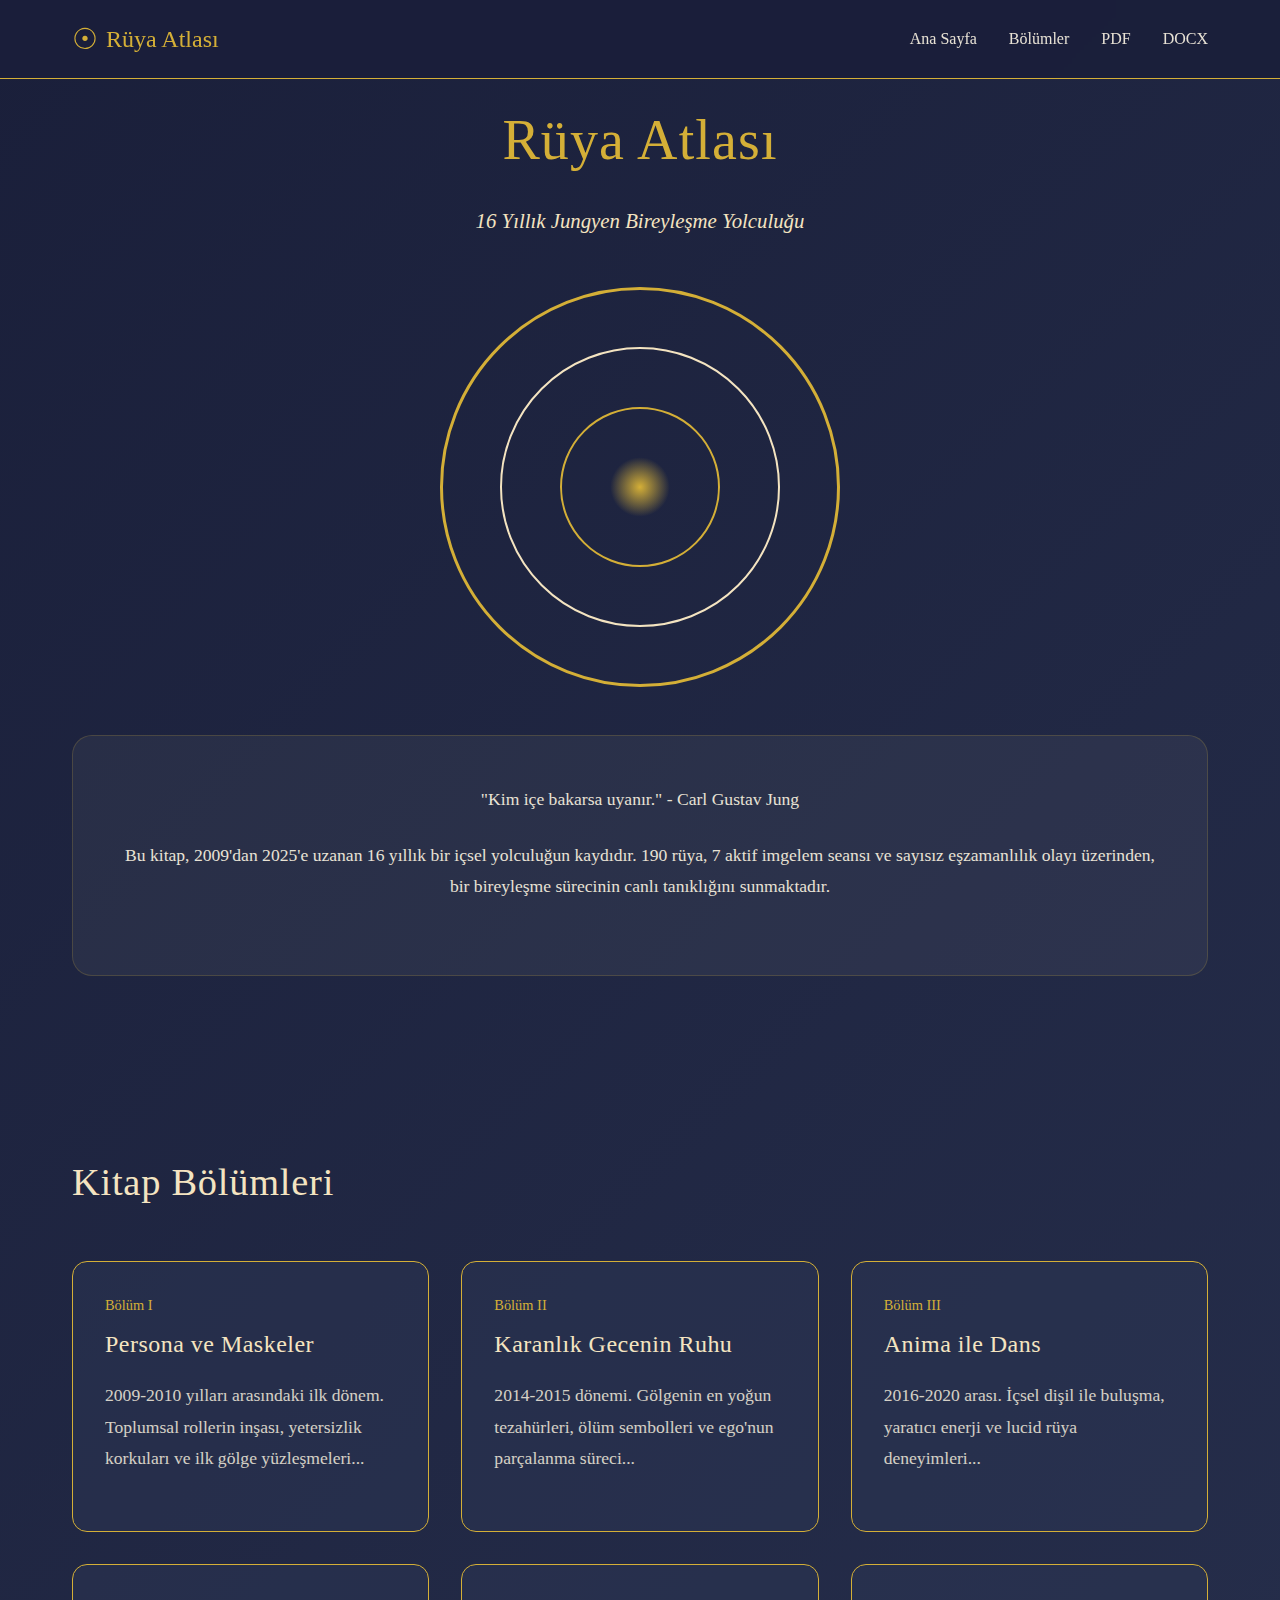
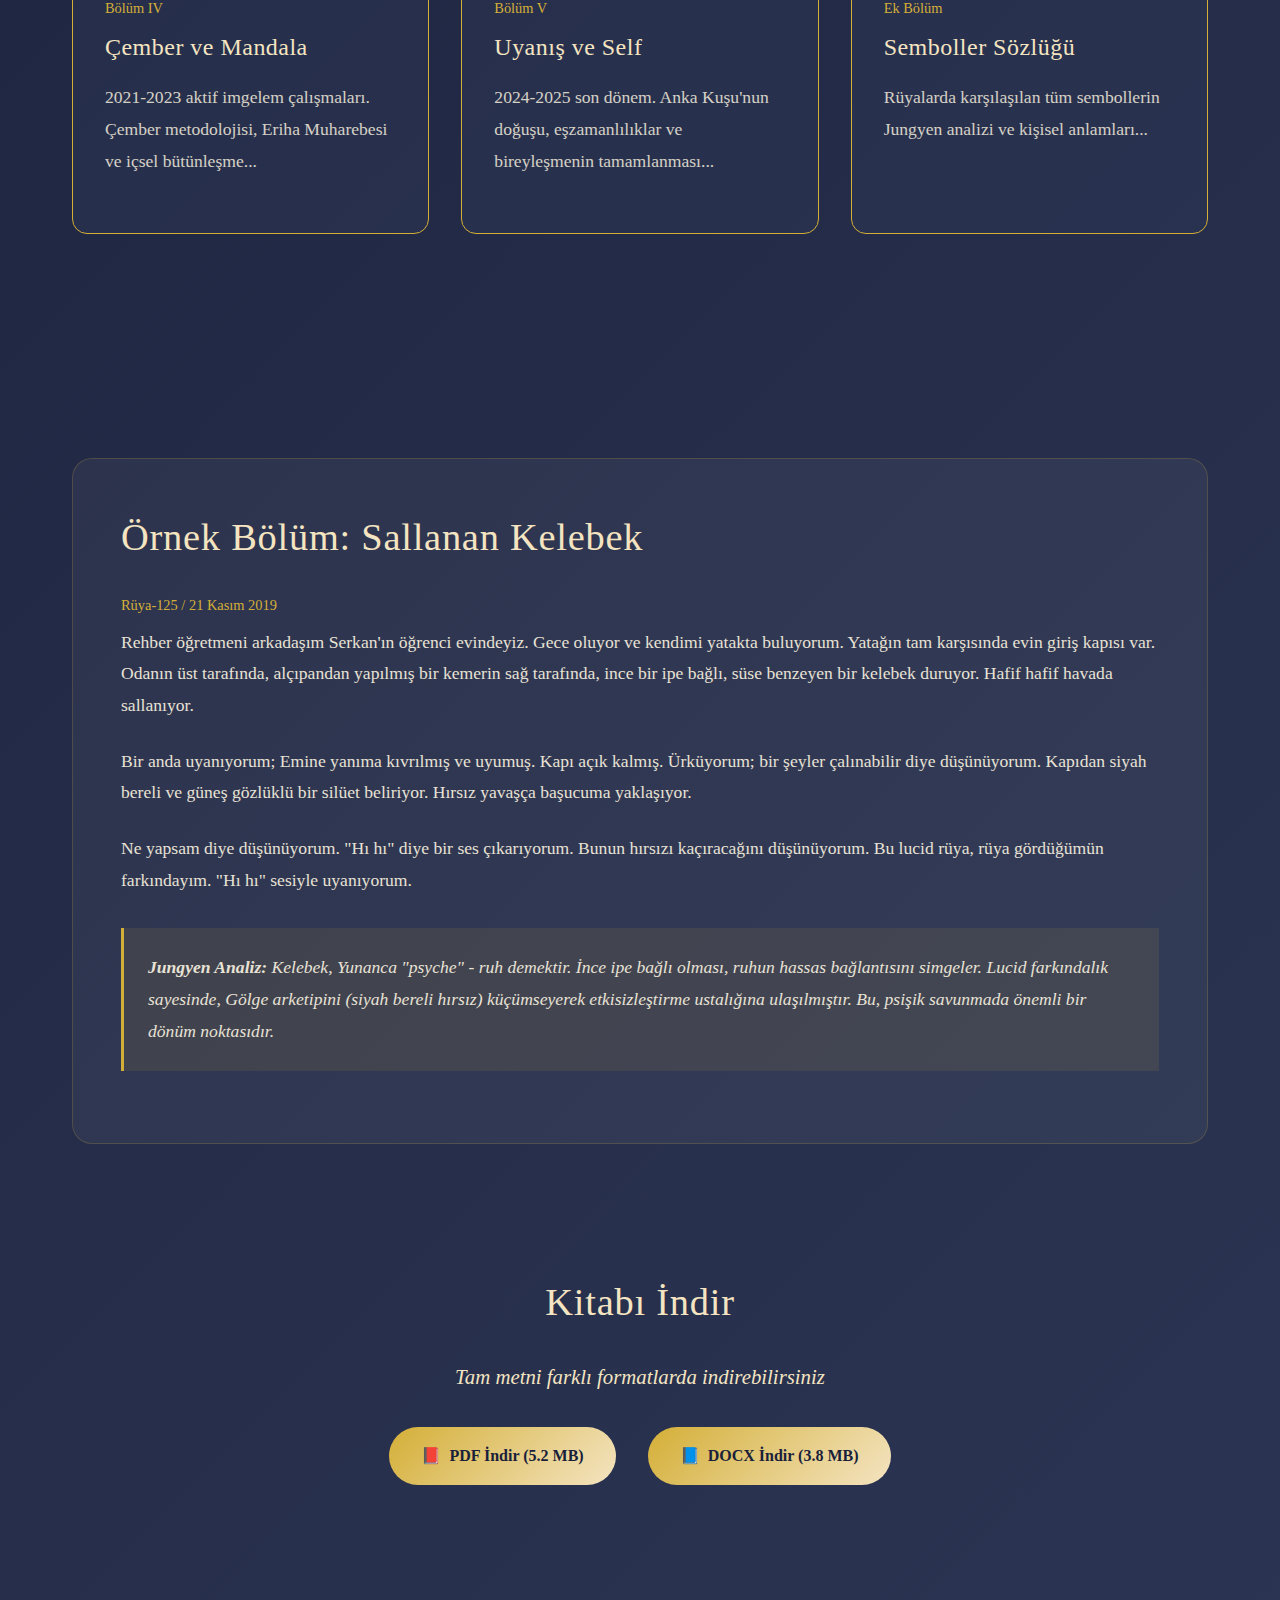
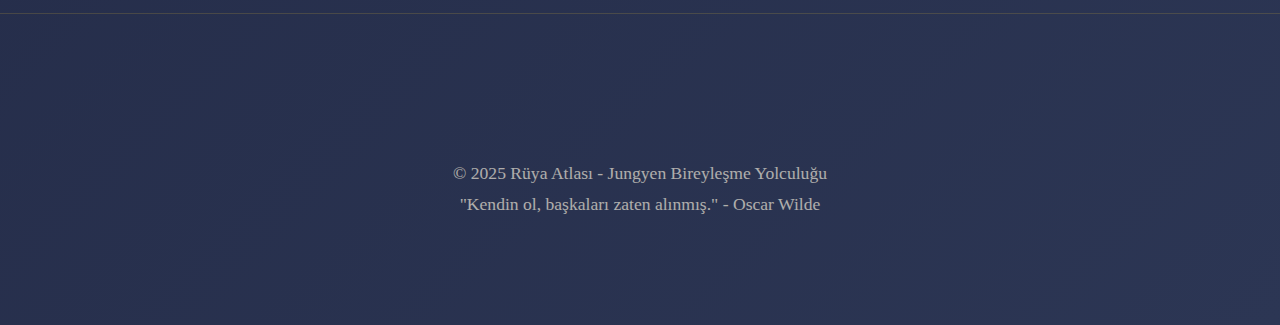
<file: index.html>
<!DOCTYPE html>
<html lang="tr">
<head>
    <meta charset="UTF-8">
    <meta name="viewport" content="width=device-width, initial-scale=1.0">
    <meta name="description" content="16 Yıllık Jungyen Bireyleşme Yolculuğu - Rüya Atlası">
    <meta name="author" content="Önder">
    
    <!-- Apple Touch Icon -->
    <link rel="apple-touch-icon" sizes="180x180" href="assets/icons/apple-touch-icon.png">
    <link rel="icon" type="image/png" sizes="32x32" href="assets/icons/favicon-32x32.png">
    <link rel="icon" type="image/png" sizes="16x16" href="assets/icons/favicon-16x16.png">
    <link rel="manifest" href="manifest.json">
    <meta name="theme-color" content="#1a1f3a">
    
    <!-- Apple Mobile Web App -->
    <meta name="apple-mobile-web-app-capable" content="yes">
    <meta name="apple-mobile-web-app-status-bar-style" content="black-translucent">
    <meta name="apple-mobile-web-app-title" content="Rüya Atlası">
    
    <title>Rüya Atlası - Jungyen Bireyleşme Yolculuğu</title>
    
    <style>
        /* CSS RESET & VARIABLES */
        :root {
            --color-dark-navy: #1a1f3a;
            --color-deep-blue: #2c3654;
            --color-gold: #d4af37;
            --color-light-gold: #f4e4c1;
            --color-cream: #faf6f0;
            --color-text: #e8e2d5;
            --color-text-dark: #3a3a3a;
            --font-serif: 'Georgia', 'Times New Roman', serif;
            --font-sans: -apple-system, BlinkMacSystemFont, 'Segoe UI', Roboto, sans-serif;
        }
        
        * {
            margin: 0;
            padding: 0;
            box-sizing: border-box;
        }
        
        /* TYPOGRAPHY */
        body {
            font-family: var(--font-serif);
            line-height: 1.6;
            color: var(--color-text);
            background: linear-gradient(135deg, var(--color-dark-navy) 0%, var(--color-deep-blue) 100%);
            min-height: 100vh;
            overflow-x: hidden;
        }
        
        h1, h2, h3 {
            font-family: var(--font-serif);
            font-weight: 300;
            letter-spacing: 0.02em;
        }
        
        h1 {
            font-size: clamp(2rem, 5vw, 3.5rem);
            color: var(--color-gold);
            text-align: center;
            margin-bottom: 1rem;
        }
        
        h2 {
            font-size: clamp(1.5rem, 3vw, 2.5rem);
            color: var(--color-light-gold);
            margin-bottom: 1.5rem;
        }
        
        p {
            font-size: 1.1rem;
            line-height: 1.8;
            margin-bottom: 1.5rem;
        }
        
        /* NAVIGATION */
        nav {
            position: fixed;
            top: 0;
            width: 100%;
            background: rgba(26, 31, 58, 0.95);
            backdrop-filter: blur(10px);
            border-bottom: 1px solid var(--color-gold);
            z-index: 1000;
            padding: 1rem 0;
        }
        
        .nav-container {
            max-width: 1200px;
            margin: 0 auto;
            padding: 0 2rem;
            display: flex;
            justify-content: space-between;
            align-items: center;
        }
        
        .nav-logo {
            font-size: 1.5rem;
            color: var(--color-gold);
            text-decoration: none;
            display: flex;
            align-items: center;
            gap: 0.5rem;
        }
        
        .nav-menu {
            display: flex;
            list-style: none;
            gap: 2rem;
        }
        
        .nav-menu a {
            color: var(--color-text);
            text-decoration: none;
            transition: color 0.3s ease;
            font-size: 1rem;
        }
        
        .nav-menu a:hover {
            color: var(--color-gold);
        }
        
        /* MOBILE MENU TOGGLE */
        .menu-toggle {
            display: none;
            flex-direction: column;
            cursor: pointer;
        }
        
        .menu-toggle span {
            width: 25px;
            height: 2px;
            background: var(--color-gold);
            margin: 3px 0;
            transition: 0.3s;
        }
        
        /* MAIN CONTAINER */
        .container {
            max-width: 1200px;
            margin: 0 auto;
            padding: 6rem 2rem 2rem;
        }
        
        /* HERO SECTION */
        .hero {
            min-height: 100vh;
            display: flex;
            flex-direction: column;
            justify-content: center;
            align-items: center;
            text-align: center;
            position: relative;
        }
        
        /* MANDALA CIRCLE */
        .mandala-container {
            position: relative;
            width: 400px;
            height: 400px;
            margin: 3rem auto;
        }
        
        .mandala {
            position: absolute;
            top: 50%;
            left: 50%;
            transform: translate(-50%, -50%);
            width: 100%;
            height: 100%;
        }
        
        .circle-outer {
            position: absolute;
            width: 100%;
            height: 100%;
            border: 3px solid var(--color-gold);
            border-radius: 50%;
            animation: rotate 60s linear infinite;
        }
        
        .circle-middle {
            position: absolute;
            width: 70%;
            height: 70%;
            top: 15%;
            left: 15%;
            border: 2px solid var(--color-light-gold);
            border-radius: 50%;
            animation: rotate-reverse 45s linear infinite;
        }
        
        .circle-inner {
            position: absolute;
            width: 40%;
            height: 40%;
            top: 30%;
            left: 30%;
            border: 2px solid var(--color-gold);
            border-radius: 50%;
            animation: rotate 30s linear infinite;
        }
        
        .circle-center {
            position: absolute;
            width: 15%;
            height: 15%;
            top: 42.5%;
            left: 42.5%;
            background: radial-gradient(circle, var(--color-gold) 0%, transparent 70%);
            border-radius: 50%;
            animation: pulse 3s ease-in-out infinite;
        }
        
        @keyframes rotate {
            from { transform: rotate(0deg); }
            to { transform: rotate(360deg); }
        }
        
        @keyframes rotate-reverse {
            from { transform: rotate(360deg); }
            to { transform: rotate(0deg); }
        }
        
        @keyframes pulse {
            0%, 100% { opacity: 0.6; transform: scale(1); }
            50% { opacity: 1; transform: scale(1.2); }
        }
        
        /* CONTENT SECTIONS */
        .content-section {
            background: rgba(250, 246, 240, 0.05);
            border-radius: 20px;
            padding: 3rem;
            margin: 3rem 0;
            border: 1px solid rgba(212, 175, 55, 0.2);
        }
        
        .subtitle {
            font-size: 1.3rem;
            color: var(--color-light-gold);
            text-align: center;
            margin-bottom: 2rem;
            font-style: italic;
        }
        
        /* CHAPTER CARDS */
        .chapters-grid {
            display: grid;
            grid-template-columns: repeat(auto-fit, minmax(300px, 1fr));
            gap: 2rem;
            margin: 3rem 0;
        }
        
        .chapter-card {
            background: rgba(44, 54, 84, 0.5);
            border: 1px solid var(--color-gold);
            border-radius: 15px;
            padding: 2rem;
            transition: all 0.3s ease;
            cursor: pointer;
            position: relative;
            overflow: hidden;
        }
        
        .chapter-card::before {
            content: '';
            position: absolute;
            top: -50%;
            left: -50%;
            width: 200%;
            height: 200%;
            background: radial-gradient(circle, rgba(212, 175, 55, 0.1) 0%, transparent 70%);
            opacity: 0;
            transition: opacity 0.3s ease;
        }
        
        .chapter-card:hover::before {
            opacity: 1;
        }
        
        .chapter-card:hover {
            transform: translateY(-5px);
            box-shadow: 0 10px 30px rgba(212, 175, 55, 0.2);
        }
        
        .chapter-number {
            font-size: 0.9rem;
            color: var(--color-gold);
            margin-bottom: 0.5rem;
        }
        
        .chapter-title {
            font-size: 1.5rem;
            color: var(--color-light-gold);
            margin-bottom: 1rem;
        }
        
        .chapter-excerpt {
            color: var(--color-text);
            opacity: 0.9;
        }
        
        /* DOWNLOAD SECTION */
        .download-section {
            text-align: center;
            padding: 3rem 0;
        }
        
        .download-buttons {
            display: flex;
            justify-content: center;
            gap: 2rem;
            flex-wrap: wrap;
        }
        
        .download-btn {
            display: inline-flex;
            align-items: center;
            gap: 0.5rem;
            padding: 1rem 2rem;
            background: linear-gradient(135deg, var(--color-gold) 0%, var(--color-light-gold) 100%);
            color: var(--color-dark-navy);
            text-decoration: none;
            border-radius: 50px;
            font-weight: 600;
            transition: all 0.3s ease;
        }
        
        .download-btn:hover {
            transform: translateY(-3px);
            box-shadow: 0 10px 20px rgba(212, 175, 55, 0.3);
        }
        
        /* FOOTER */
        footer {
            text-align: center;
            padding: 3rem 0;
            border-top: 1px solid rgba(212, 175, 55, 0.2);
            margin-top: 5rem;
        }
        
        .footer-text {
            color: var(--color-text);
            opacity: 0.7;
        }
        
        /* RESPONSIVE */
        @media (max-width: 768px) {
            .nav-menu {
                position: fixed;
                left: -100%;
                top: 70px;
                flex-direction: column;
                background: rgba(26, 31, 58, 0.98);
                width: 100%;
                text-align: center;
                transition: 0.3s;
                padding: 2rem 0;
            }
            
            .nav-menu.active {
                left: 0;
            }
            
            .menu-toggle {
                display: flex;
            }
            
            .mandala-container {
                width: 300px;
                height: 300px;
            }
            
            .content-section {
                padding: 2rem 1.5rem;
            }
        }
    </style>
</head>
<body>
    <!-- NAVIGATION -->
    <nav>
        <div class="nav-container">
            <a href="#" class="nav-logo">
                <span style="font-size: 1.8rem;">☉</span>
                Rüya Atlası
            </a>
            <ul class="nav-menu" id="navMenu">
                <li><a href="#ana-sayfa">Ana Sayfa</a></li>
                <li><a href="#bolumler">Bölümler</a></li>
                <li><a href="#pdf">PDF</a></li>
                <li><a href="#docx">DOCX</a></li>
            </ul>
            <div class="menu-toggle" id="menuToggle">
                <span></span>
                <span></span>
                <span></span>
            </div>
        </div>
    </nav>

    <!-- HERO SECTION -->
    <section class="hero" id="ana-sayfa">
        <div class="container">
            <h1>Rüya Atlası</h1>
            <p class="subtitle">16 Yıllık Jungyen Bireyleşme Yolculuğu</p>
            
            <!-- MANDALA -->
            <div class="mandala-container">
                <div class="mandala">
                    <div class="circle-outer"></div>
                    <div class="circle-middle"></div>
                    <div class="circle-inner"></div>
                    <div class="circle-center"></div>
                </div>
            </div>
            
            <div class="content-section">
                <p>
                    "Kim içe bakarsa uyanır." - Carl Gustav Jung
                </p>
                <p>
                    Bu kitap, 2009'dan 2025'e uzanan 16 yıllık bir içsel yolculuğun kaydıdır. 
                    190 rüya, 7 aktif imgelem seansı ve sayısız eşzamanlılık olayı üzerinden, 
                    bir bireyleşme sürecinin canlı tanıklığını sunmaktadır.
                </p>
            </div>
        </div>
    </section>

    <!-- CHAPTERS SECTION -->
    <section class="container" id="bolumler">
        <h2>Kitap Bölümleri</h2>
        
        <div class="chapters-grid">
            <div class="chapter-card">
                <div class="chapter-number">Bölüm I</div>
                <h3 class="chapter-title">Persona ve Maskeler</h3>
                <p class="chapter-excerpt">
                    2009-2010 yılları arasındaki ilk dönem. Toplumsal rollerin inşası, 
                    yetersizlik korkuları ve ilk gölge yüzleşmeleri...
                </p>
            </div>
            
            <div class="chapter-card">
                <div class="chapter-number">Bölüm II</div>
                <h3 class="chapter-title">Karanlık Gecenin Ruhu</h3>
                <p class="chapter-excerpt">
                    2014-2015 dönemi. Gölgenin en yoğun tezahürleri, ölüm sembolleri 
                    ve ego'nun parçalanma süreci...
                </p>
            </div>
            
            <div class="chapter-card">
                <div class="chapter-number">Bölüm III</div>
                <h3 class="chapter-title">Anima ile Dans</h3>
                <p class="chapter-excerpt">
                    2016-2020 arası. İçsel dişil ile buluşma, yaratıcı enerji ve 
                    lucid rüya deneyimleri...
                </p>
            </div>
            
            <div class="chapter-card">
                <div class="chapter-number">Bölüm IV</div>
                <h3 class="chapter-title">Çember ve Mandala</h3>
                <p class="chapter-excerpt">
                    2021-2023 aktif imgelem çalışmaları. Çember metodolojisi, 
                    Eriha Muharebesi ve içsel bütünleşme...
                </p>
            </div>
            
            <div class="chapter-card">
                <div class="chapter-number">Bölüm V</div>
                <h3 class="chapter-title">Uyanış ve Self</h3>
                <p class="chapter-excerpt">
                    2024-2025 son dönem. Anka Kuşu'nun doğuşu, eşzamanlılıklar 
                    ve bireyleşmenin tamamlanması...
                </p>
            </div>
            
            <div class="chapter-card">
                <div class="chapter-number">Ek Bölüm</div>
                <h3 class="chapter-title">Semboller Sözlüğü</h3>
                <p class="chapter-excerpt">
                    Rüyalarda karşılaşılan tüm sembollerin Jungyen analizi ve 
                    kişisel anlamları...
                </p>
            </div>
        </div>
    </section>

    <!-- SAMPLE CONTENT -->
    <section class="container">
        <div class="content-section">
            <h2>Örnek Bölüm: Sallanan Kelebek</h2>
            <p class="chapter-number">Rüya-125 / 21 Kasım 2019</p>
            
            <p>
                Rehber öğretmeni arkadaşım Serkan'ın öğrenci evindeyiz. Gece oluyor ve kendimi 
                yatakta buluyorum. Yatağın tam karşısında evin giriş kapısı var. Odanın üst 
                tarafında, alçıpandan yapılmış bir kemerin sağ tarafında, ince bir ipe bağlı, 
                süse benzeyen bir kelebek duruyor. Hafif hafif havada sallanıyor.
            </p>
            
            <p>
                Bir anda uyanıyorum; Emine yanıma kıvrılmış ve uyumuş. Kapı açık kalmış. 
                Ürküyorum; bir şeyler çalınabilir diye düşünüyorum. Kapıdan siyah bereli ve 
                güneş gözlüklü bir silüet beliriyor. Hırsız yavaşça başucuma yaklaşıyor.
            </p>
            
            <p>
                Ne yapsam diye düşünüyorum. "Hı hı" diye bir ses çıkarıyorum. Bunun hırsızı 
                kaçıracağını düşünüyorum. Bu lucid rüya, rüya gördüğümün farkındayım. 
                "Hı hı" sesiyle uyanıyorum.
            </p>
            
            <p style="margin-top: 2rem; padding: 1.5rem; background: rgba(212, 175, 55, 0.1); border-left: 3px solid var(--color-gold); font-style: italic;">
                <strong>Jungyen Analiz:</strong> Kelebek, Yunanca "psyche" - ruh demektir. 
                İnce ipe bağlı olması, ruhun hassas bağlantısını simgeler. Lucid farkındalık 
                sayesinde, Gölge arketipini (siyah bereli hırsız) küçümseyerek etkisizleştirme 
                ustalığına ulaşılmıştır. Bu, psişik savunmada önemli bir dönüm noktasıdır.
            </p>
        </div>
    </section>

    <!-- DOWNLOAD SECTION -->
    <section class="container download-section" id="pdf">
        <h2>Kitabı İndir</h2>
        <p class="subtitle">Tam metni farklı formatlarda indirebilirsiniz</p>
        
        <div class="download-buttons">
            <a href="assets/pdfs/ruya-atlasi.pdf" class="download-btn">
                <span>📕</span>
                PDF İndir (5.2 MB)
            </a>
            <a href="assets/docs/ruya-atlasi.docx" class="download-btn" id="docx">
                <span>📘</span>
                DOCX İndir (3.8 MB)
            </a>
        </div>
    </section>

    <!-- FOOTER -->
    <footer>
        <div class="container">
            <p class="footer-text">
                © 2025 Rüya Atlası - Jungyen Bireyleşme Yolculuğu<br>
                "Kendin ol, başkaları zaten alınmış." - Oscar Wilde
            </p>
        </div>
    </footer>

    <script>
        // Mobile menu toggle
        const menuToggle = document.getElementById('menuToggle');
        const navMenu = document.getElementById('navMenu');
        
        menuToggle.addEventListener('click', () => {
            navMenu.classList.toggle('active');
        });
        
        // Smooth scrolling
        document.querySelectorAll('a[href^="#"]').forEach(anchor => {
            anchor.addEventListener('click', function (e) {
                e.preventDefault();
                const target = document.querySelector(this.getAttribute('href'));
                if (target) {
                    target.scrollIntoView({
                        behavior: 'smooth',
                        block: 'start'
                    });
                    // Close mobile menu if open
                    navMenu.classList.remove('active');
                }
            });
        });
    </script>
</body>
</html>
</file>
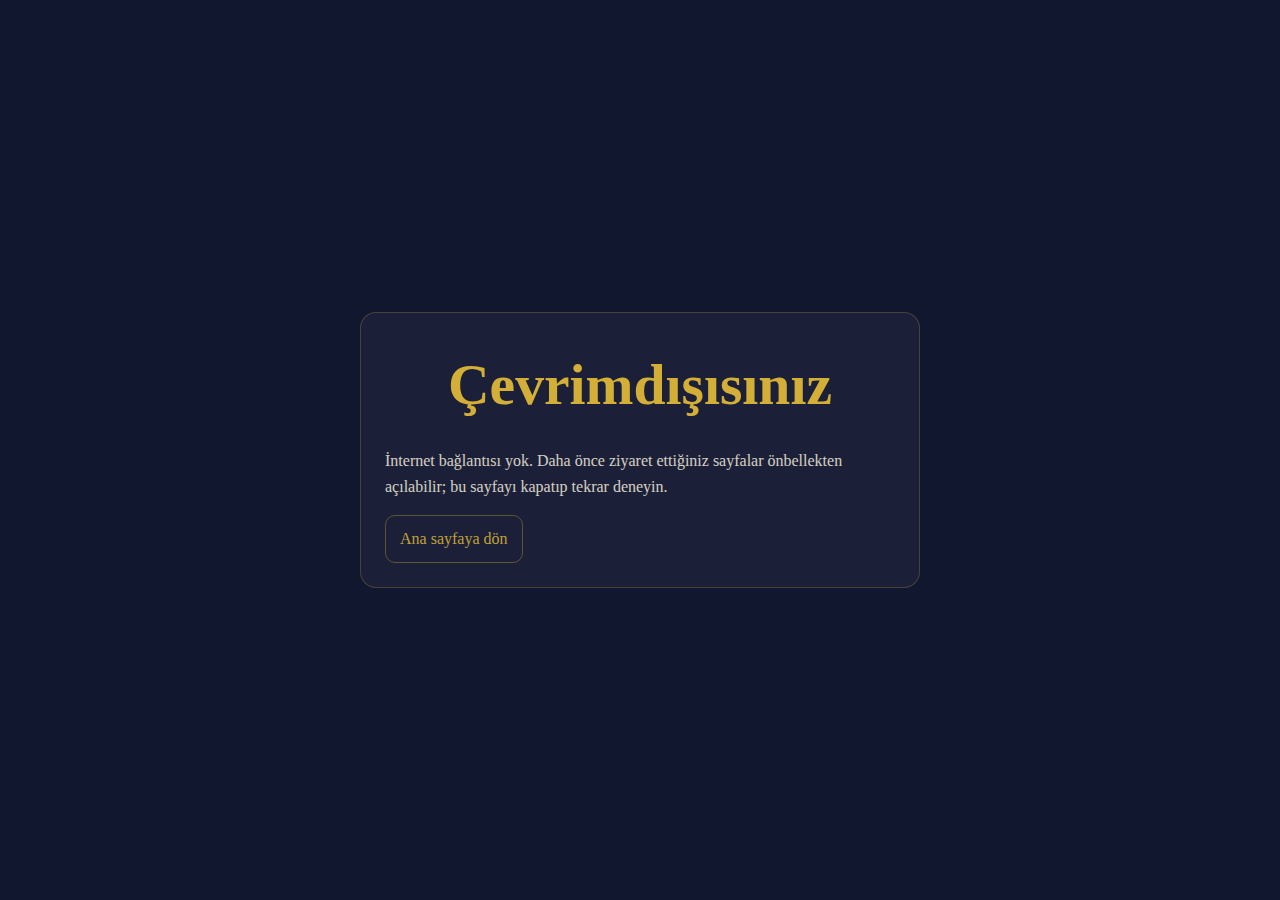
<file: offline.html>
<!DOCTYPE html>
<html lang="tr">
<head>
  <meta charset="UTF-8">
  <meta name="viewport" content="width=device-width, initial-scale=1">
  <title>Çevrimdışı — Rüya Atlası</title>
  <link rel="stylesheet" href="./assets/css/style.css">
  <style>
    body{display:flex;min-height:100vh;align-items:center;justify-content:center;background:#121730;color:#e8e2d5}
    .box{max-width:560px;padding:24px;border:1px solid rgba(212,175,55,.25);border-radius:16px;background:rgba(255,255,255,.04)}
    h1{color:#d4af37;margin-top:0;text-align:center}
    p{opacity:.9}
    .btn{display:inline-block;margin-top:14px;padding:10px 14px;border-radius:10px;border:1px solid rgba(212,175,55,.4);color:#d4af37;text-decoration:none}
  </style>
</head>
<body>
  <div class="box">
    <h1>Çevrimdışısınız</h1>
    <p>İnternet bağlantısı yok. Daha önce ziyaret ettiğiniz sayfalar önbellekten açılabilir; bu sayfayı kapatıp tekrar deneyin.</p>
    <p><a class="btn" href="./index.html">Ana sayfaya dön</a></p>
  </div>
</body>
</html>
</file>
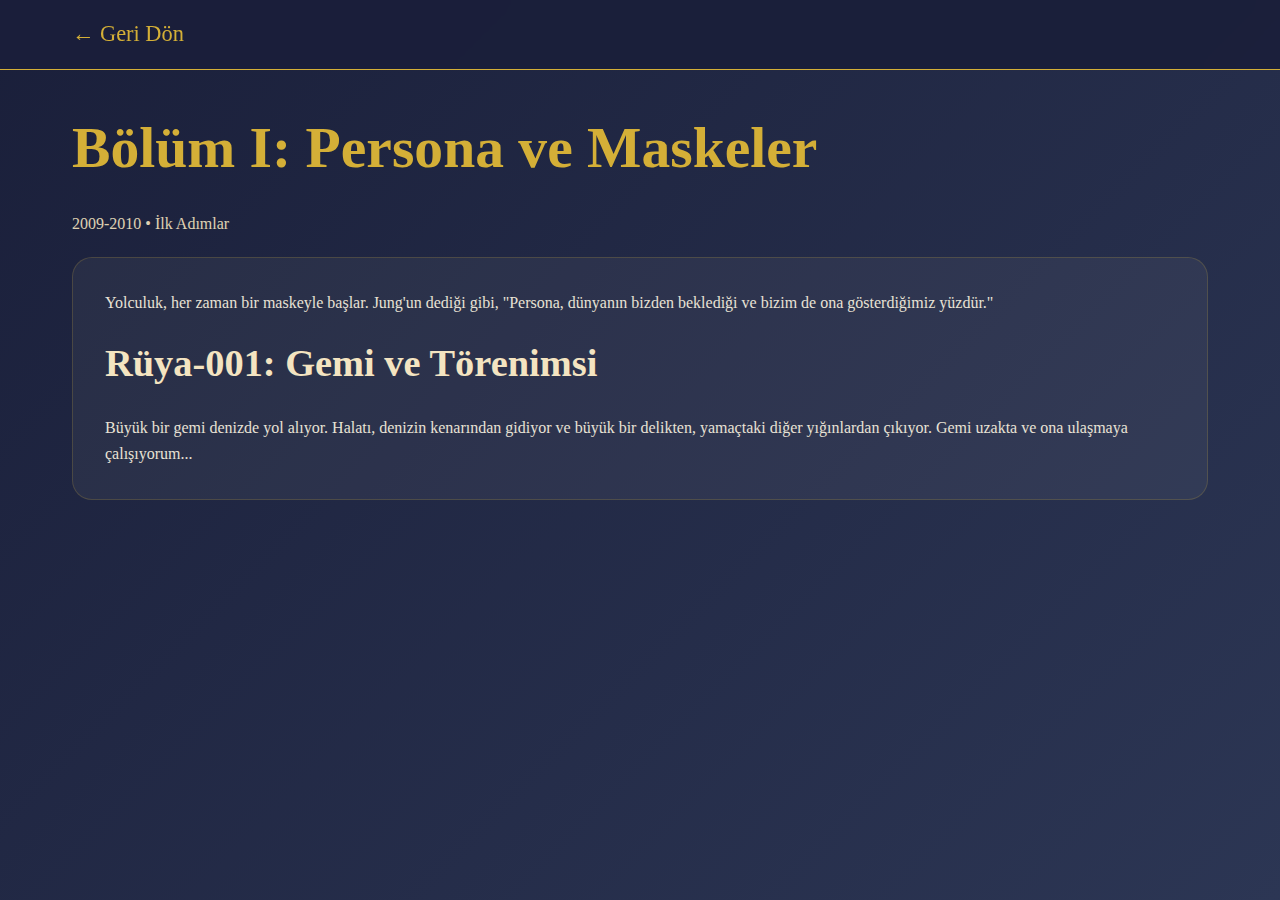
<file: content/bolum-1.html>
<!DOCTYPE html>
<html lang="tr">
<head>
    <meta charset="UTF-8">
    <meta name="viewport" content="width=device-width, initial-scale=1.0">
    <title>Bölüm 1: Persona ve Maskeler</title>
    <link rel="stylesheet" href="../assets/css/style.css">
</head>
<body>
    <nav>
        <div class="nav-container">
            <a href="../index.html" class="nav-logo">← Geri Dön</a>
        </div>
    </nav>
    
    <div class="container" style="padding-top: 100px;">
        <h1>Bölüm I: Persona ve Maskeler</h1>
        <p class="subtitle">2009-2010 • İlk Adımlar</p>
        
        <div class="content-section">
            <p>
                Yolculuk, her zaman bir maskeyle başlar. Jung'un dediği gibi, "Persona, 
                dünyanın bizden beklediği ve bizim de ona gösterdiğimiz yüzdür."
            </p>
            
            <h2>Rüya-001: Gemi ve Törenimsi</h2>
            <p>
                Büyük bir gemi denizde yol alıyor. Halatı, denizin kenarından gidiyor ve 
                büyük bir delikten, yamaçtaki diğer yığınlardan çıkıyor. Gemi uzakta ve 
                ona ulaşmaya çalışıyorum...
            </p>
        </div>
    </div>
</body>
</html>
</file>
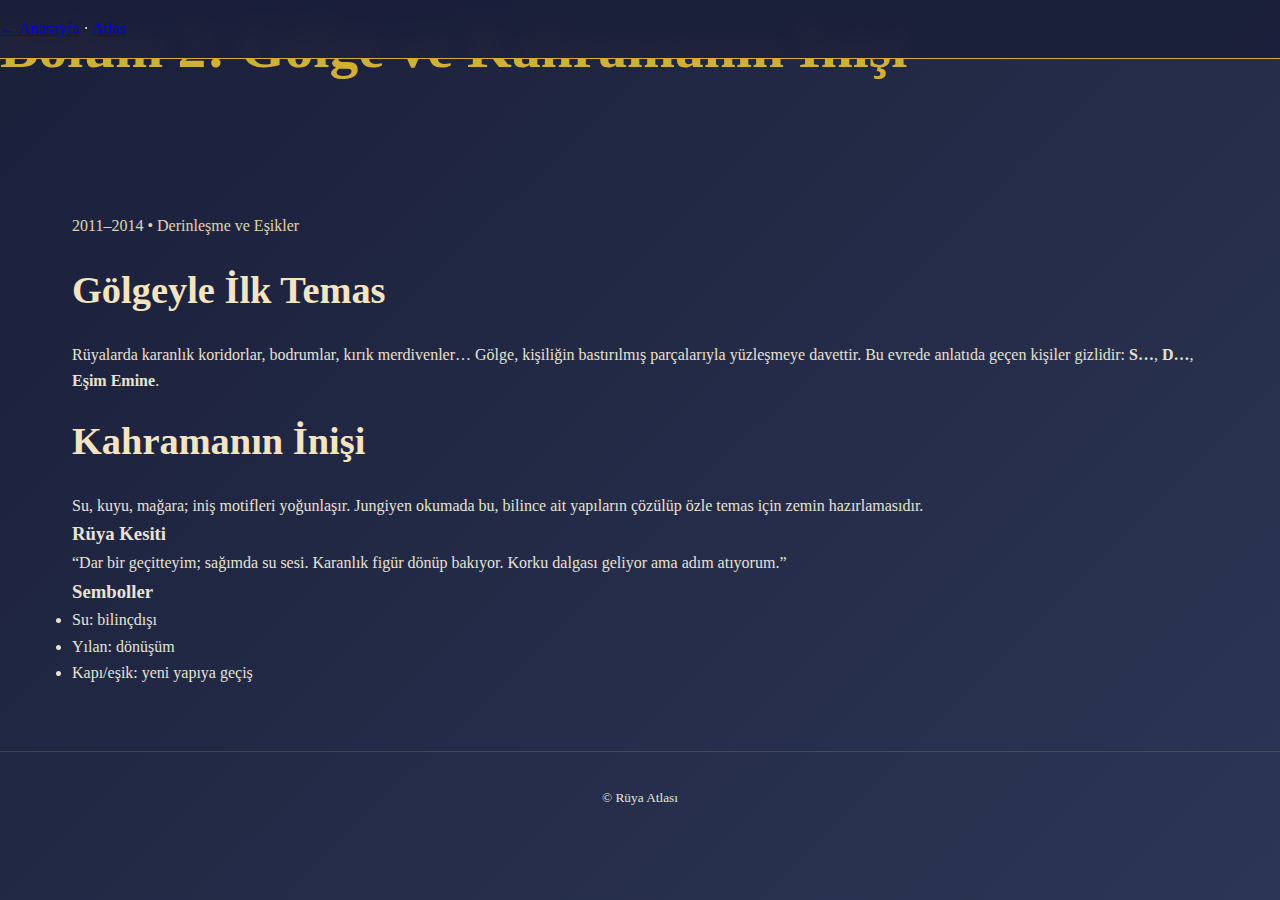
<file: content/bolum-2.html>
<!DOCTYPE html>
<html lang="tr">
<head>
  <meta charset="UTF-8" />
  <meta name="viewport" content="width=device-width, initial-scale=1" />
  <title>Bölüm 2 — Gölge & İniş</title>
  <link rel="stylesheet" href="../assets/css/style.css" />
</head>
<body>
  <header>
    <h1>Bölüm 2: Gölge ve Kahramanın İnişi</h1>
    <nav><a href="../index.html">← Anasayfa</a> · <a href="../atlas.html">Atlas</a></nav>
  </header>

  <main class="container page">
    <p class="subtitle">2011–2014 • Derinleşme ve Eşikler</p>

    <h2 id="golge">Gölgeyle İlk Temas</h2>
    <p>Rüyalarda karanlık koridorlar, bodrumlar, kırık merdivenler… Gölge, kişiliğin bastırılmış parçalarıyla yüzleşmeye davettir. Bu evrede anlatıda geçen kişiler gizlidir: <strong>S…</strong>, <strong>D…</strong>, <strong>Eşim Emine</strong>.</p>

    <h2 id="inis">Kahramanın İnişi</h2>
    <p>Su, kuyu, mağara; iniş motifleri yoğunlaşır. Jungiyen okumada bu, bilince ait yapıların çözülüp özle temas için zemin hazırlamasıdır.</p>

    <h3>Rüya Kesiti</h3>
    <blockquote>
      “Dar bir geçitteyim; sağımda su sesi. Karanlık figür dönüp bakıyor. Korku dalgası geliyor ama adım atıyorum.”
    </blockquote>

    <h3>Semboller</h3>
    <ul>
      <li>Su: bilinçdışı</li>
      <li>Yılan: dönüşüm</li>
      <li>Kapı/eşik: yeni yapıya geçiş</li>
    </ul>
  </main>

  <footer><small>© Rüya Atlası</small></footer>
  <script src="../assets/js/app.js"></script>
</body>
</html>
</file>
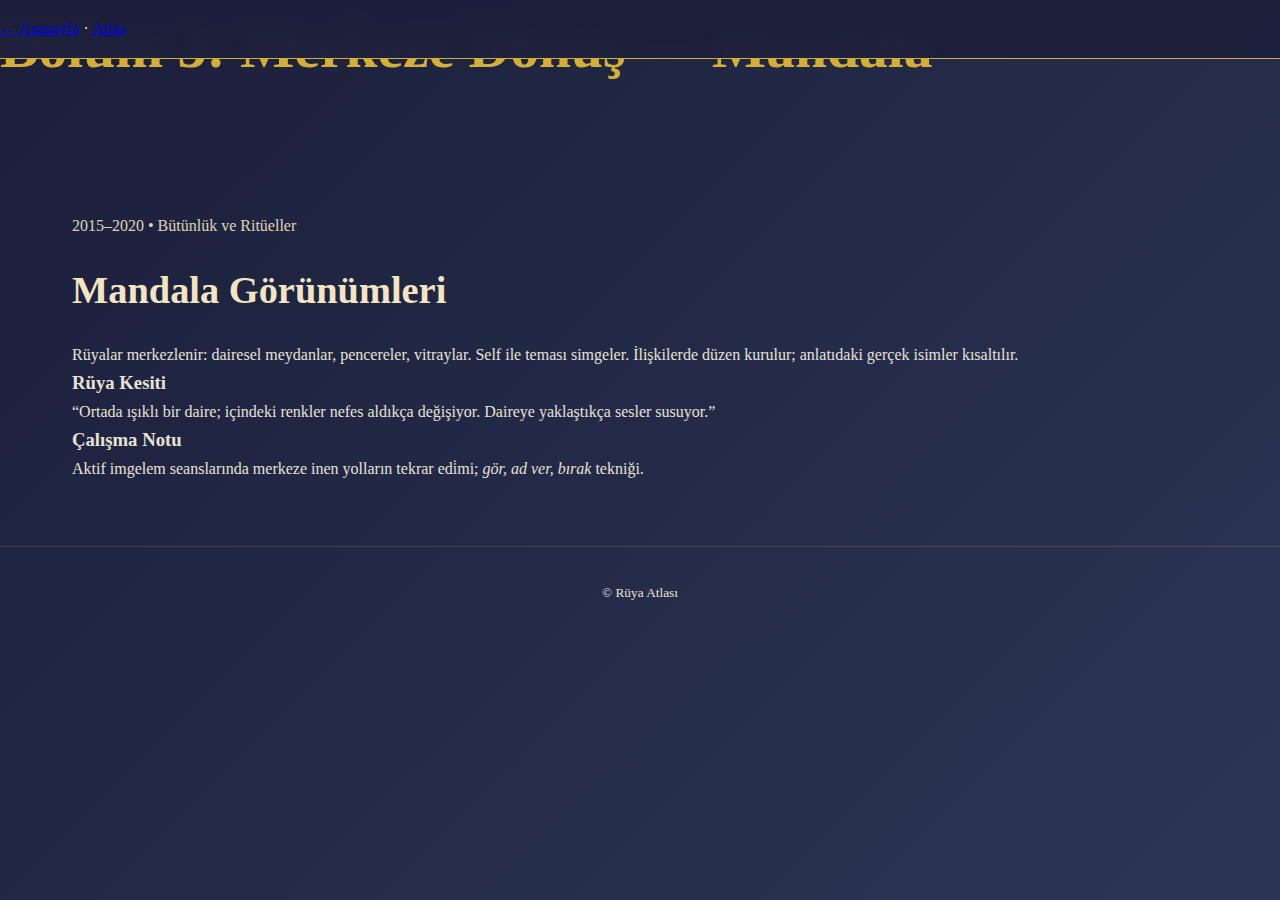
<file: content/bolum-3.html>
<!DOCTYPE html>
<html lang="tr">
<head>
  <meta charset="UTF-8" />
  <meta name="viewport" content="width=device-width, initial-scale=1" />
  <title>Bölüm 3 — Merkeze Dönüş</title>
  <link rel="stylesheet" href="../assets/css/style.css" />
</head>
<body>
  <header>
    <h1>Bölüm 3: Merkeze Dönüş — Mandala</h1>
    <nav><a href="../index.html">← Anasayfa</a> · <a href="../atlas.html">Atlas</a></nav>
  </header>

  <main class="container page">
    <p class="subtitle">2015–2020 • Bütünlük ve Ritüeller</p>

    <h2>Mandala Görünümleri</h2>
    <p>Rüyalar merkezlenir: dairesel meydanlar, pencereler, vitraylar. Self ile teması simgeler. İlişkilerde düzen kurulur; anlatıdaki gerçek isimler kısaltılır.</p>

    <h3>Rüya Kesiti</h3>
    <blockquote>
      “Ortada ışıklı bir daire; içindeki renkler nefes aldıkça değişiyor. Daireye yaklaştıkça sesler susuyor.”
    </blockquote>

    <h3>Çalışma Notu</h3>
    <p>Aktif imgelem seanslarında merkeze inen yolların tekrar edi̇mi; <em>gör, ad ver, bırak</em> tekniği.</p>
  </main>

  <footer><small>© Rüya Atlası</small></footer>
  <script src="../assets/js/app.js"></script>
</body>
</html>
</file>
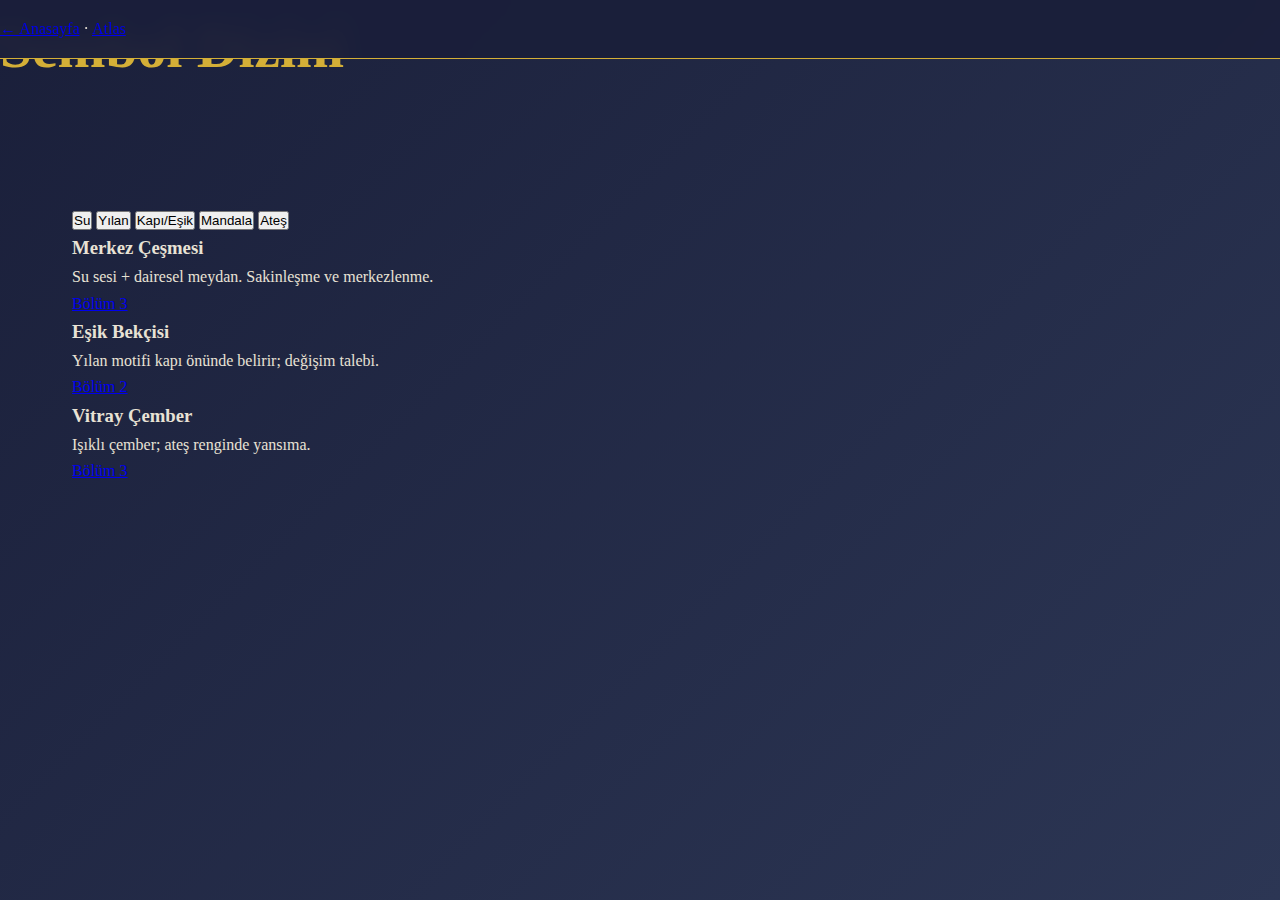
<file: content/sembol-dizini.html>
<!DOCTYPE html>
<html lang="tr">
<head>
  <meta charset="UTF-8" />
  <meta name="viewport" content="width=device-width, initial-scale=1" />
  <title>Sembol Dizini</title>
  <link rel="stylesheet" href="../assets/css/style.css" />
</head>
<body>
  <header>
    <h1>Sembol Dizini</h1>
    <nav><a href="../index.html">← Anasayfa</a> · <a href="../atlas.html">Atlas</a></nav>
  </header>

  <main class="container page">
    <div class="tags">
      <button data-tag="su">Su</button>
      <button data-tag="yilan">Yılan</button>
      <button data-tag="kapı">Kapı/Eşik</button>
      <button data-tag="mandala">Mandala</button>
      <button data-tag="ates">Ateş</button>
    </div>

    <section class="cards" id="symbolList">
      <!-- Kart örnekleri -->
      <article class="card" data-tags="su mandala">
        <h3>Merkez Çeşmesi</h3>
        <p>Su sesi + dairesel meydan. Sakinleşme ve merkezlenme.</p>
        <a href="bolum-3.html">Bölüm 3</a>
      </article>
      <article class="card" data-tags="yilan kapı">
        <h3>Eşik Bekçisi</h3>
        <p>Yılan motifi kapı önünde belirir; değişim talebi.</p>
        <a href="bolum-2.html#golge">Bölüm 2</a>
      </article>
      <article class="card" data-tags="ates mandala">
        <h3>Vitray Çember</h3>
        <p>Işıklı çember; ateş renginde yansıma.</p>
        <a href="bolum-3.html">Bölüm 3</a>
      </article>
    </section>
  </main>

  <script>
    // Basit filtre
    const list = document.getElementById('symbolList');
    document.querySelectorAll('.tags button').forEach(btn=>{
      btn.addEventListener('click', ()=>{
        const tag = btn.dataset.tag;
        list.querySelectorAll('.card').forEach(c=>{
          c.style.display = c.dataset.tags.includes(tag) ? '' : 'none';
        });
      });
    });
  </script>
</body>
</html>
</file>
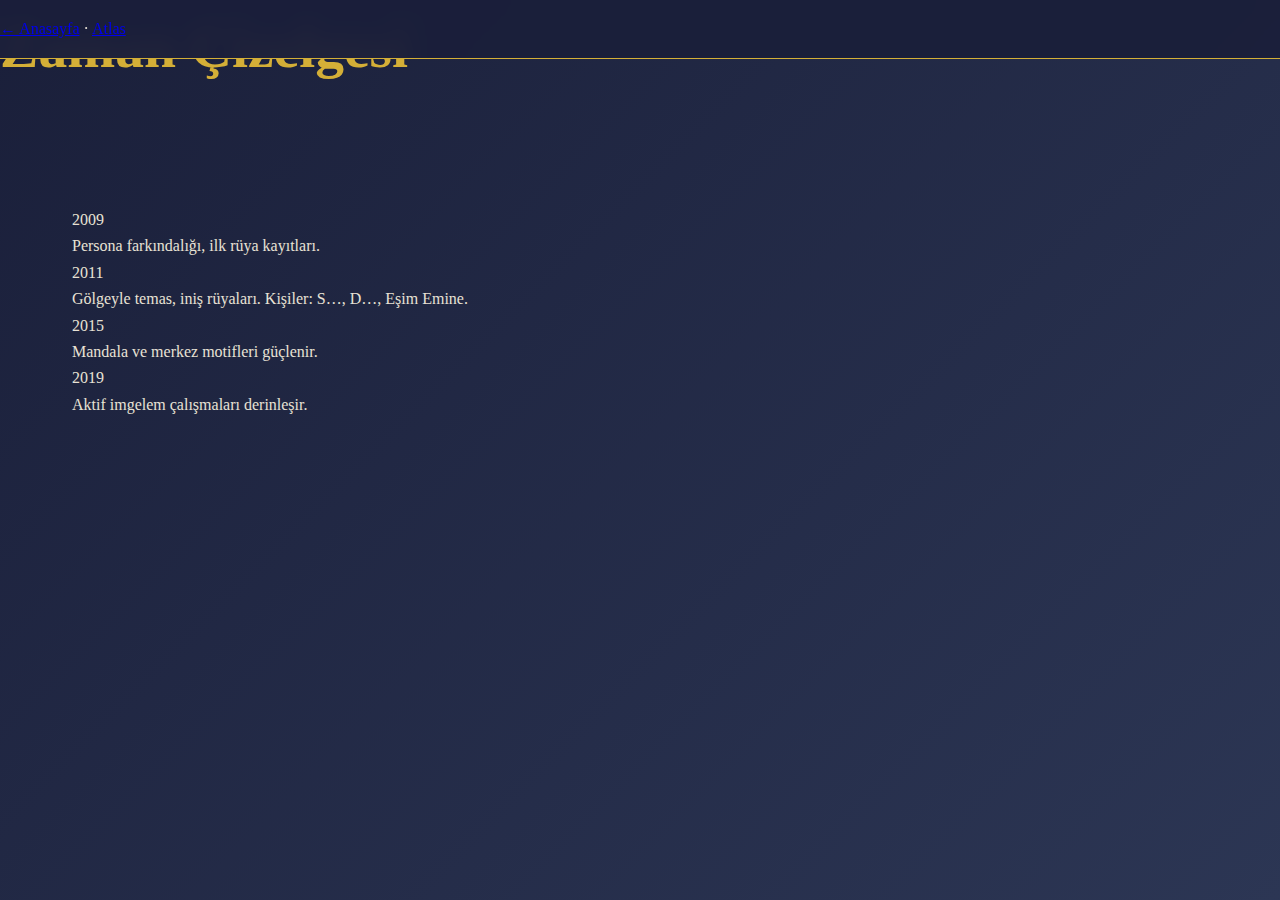
<file: content/zaman-cizelgesi.html>
<!DOCTYPE html>
<html lang="tr">
<head>
  <meta charset="UTF-8" />
  <meta name="viewport" content="width=device-width, initial-scale=1" />
  <title>Zaman Çizelgesi</title>
  <link rel="stylesheet" href="../assets/css/style.css" />
</head>
<body>
  <header>
    <h1>Zaman Çizelgesi</h1>
    <nav><a href="../index.html">← Anasayfa</a> · <a href="../atlas.html">Atlas</a></nav>
  </header>

  <main class="container page timeline">
    <div class="t-item"><span class="t-year">2009</span><p>Persona farkındalığı, ilk rüya kayıtları.</p></div>
    <div class="t-item"><span class="t-year">2011</span><p>Gölgeyle temas, iniş rüyaları. Kişiler: S…, D…, Eşim Emine.</p></div>
    <div class="t-item"><span class="t-year">2015</span><p>Mandala ve merkez motifleri güçlenir.</p></div>
    <div class="t-item"><span class="t-year">2019</span><p>Aktif imgelem çalışmaları derinleşir.</p></div>
  </main>
</body>
</html>
</file>
<file: assets/css/style.css>
:root{
  --color-dark-navy:#1a1f3a;--color-deep-blue:#2c3654;--color-gold:#d4af37;
  --color-light-gold:#f4e4c1;--color-cream:#faf6f0;--color-text:#e8e2d5
}
*{box-sizing:border-box;margin:0;padding:0}
body{font-family:Georgia,serif;line-height:1.65;color:var(--color-text);
  background:linear-gradient(135deg,var(--color-dark-navy),var(--color-deep-blue));min-height:100vh;overflow-x:hidden}
.container{max-width:1200px;margin:0 auto;padding:6rem 2rem 2rem}
nav{position:fixed;top:0;width:100%;background:rgba(26,31,58,.95);backdrop-filter:blur(10px);
  border-bottom:1px solid var(--color-gold);z-index:1000;padding:1rem 0}
.nav-container{max-width:1200px;margin:0 auto;padding:0 2rem;display:flex;justify-content:space-between;align-items:center}
.nav-logo{color:var(--color-gold);text-decoration:none;font-size:1.4rem;display:flex;gap:.5rem;align-items:center}
.nav-menu{display:flex;gap:1.2rem;list-style:none}
.nav-menu a{color:var(--color-cream);text-decoration:none}
.nav-menu a:hover{color:var(--color-gold)}
.menu-toggle{display:none;flex-direction:column;gap:4px}
.menu-toggle span{width:26px;height:2px;background:var(--color-gold)}
.hero{min-height:90vh;display:flex;flex-direction:column;justify-content:center;align-items:center;text-align:center}
h1{color:var(--color-gold);font-size:clamp(2rem,5vw,3.6rem);margin-bottom:1rem}
h2{color:var(--color-light-gold);font-size:clamp(1.6rem,3vw,2.4rem);margin:1rem 0 1.2rem}
.subtitle{color:var(--color-light-gold);opacity:.9;margin:.4rem 0 1.2rem}
.content-section{background:rgba(250,246,240,.05);border:1px solid rgba(212,175,55,.2);border-radius:20px;padding:2rem;margin:1rem 0 2rem}

/* Mandala */
.mandala-container{position:relative;width:min(75vw,420px);height:min(75vw,420px);margin:1.4rem auto}
.mandala{position:absolute;inset:0}
.circle-outer,.circle-middle,.circle-inner{position:absolute;border-radius:50%;border:2px solid var(--color-gold);animation:rot 60s linear infinite}
.circle-outer{inset:0;border-width:3px}
.circle-middle{inset:15%;border-color:var(--color-light-gold);animation:rotrev 45s linear infinite}
.circle-inner{inset:30%;animation-duration:30s}
.circle-center{position:absolute;inset:42.5%;border-radius:50%;background:radial-gradient(circle,var(--color-gold) 0%,transparent 70%);animation:pulse 3s ease-in-out infinite}
@keyframes rot{to{transform:rotate(360deg)}}
@keyframes rotrev{to{transform:rotate(-360deg)}}
@keyframes pulse{50%{transform:scale(1.2);opacity:1}0%,100%{transform:scale(1);opacity:.7}}

.chapters-grid{display:grid;grid-template-columns:repeat(auto-fit,minmax(260px,1fr));gap:18px;margin:1rem 0}
.chapter-card{border:1px solid var(--color-gold);border-radius:16px;padding:18px;background:rgba(44,54,84,.5);
  text-decoration:none;color:var(--color-cream);transition:.25s}
.chapter-card:hover{transform:translateY(-4px);box-shadow:0 10px 24px rgba(212,175,55,.18)}
.chapter-number{color:var(--color-gold);font-weight:700}
.chapter-title{color:var(--color-light-gold);margin:.4rem 0 0.4rem}
.download-section{text-align:center;padding:2rem 0}
.download-buttons{display:flex;gap:14px;flex-wrap:wrap;justify-content:center}
.download-btn{display:inline-flex;gap:.5rem;border-radius:999px;padding:.8rem 1.4rem;text-decoration:none;
  background:linear-gradient(135deg,var(--color-gold),var(--color-light-gold));color:#1a1f3a;border:1px solid rgba(0,0,0,.08)}
footer{border-top:1px solid rgba(212,175,55,.2);text-align:center;padding:2rem 0;margin-top:2rem}
.footer-text{opacity:.75}
@media(max-width:768px){
  .nav-menu{position:fixed;left:-100%;top:70px;flex-direction:column;background:rgba(26,31,58,.98);width:100%;padding:1.4rem 0;transition:.25s}
  .nav-menu.active{left:0}
  .menu-toggle{display:flex}
}
</file>
